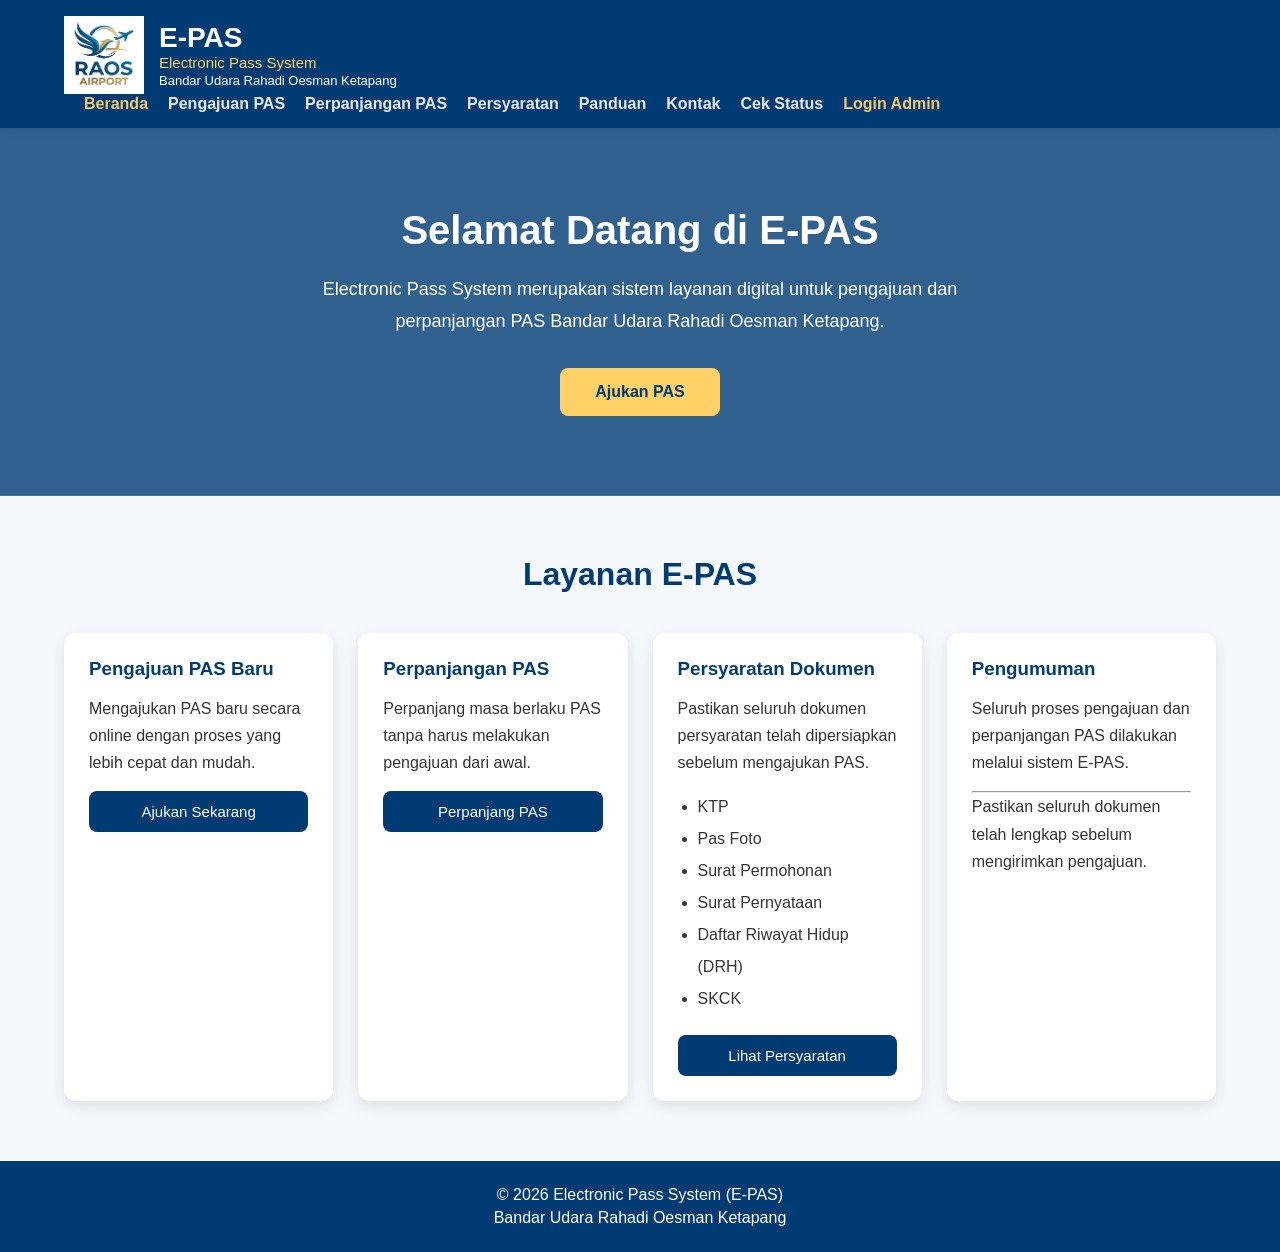
<file: index.html>
<!DOCTYPE html>
<html lang="id">

<head>
    <meta charset="UTF-8">
    <meta name="viewport" content="width=device-width, initial-scale=1.0">

    <title>E-PAS | Electronic Pass System</title>

    <!-- CSS -->
    <link rel="stylesheet" href="style.css?v=100">
</head>

<body>

    <!-- ================= HEADER ================= -->

    <header>

        <div class="container">

            <!-- LOGO + IDENTITAS -->
            <div class="logo">

                <img
                    src="IMG_20260827_091113.jpg"
                    alt="Logo Bandar Udara Rahadi Oesman Ketapang"
                    class="logo-img"
                >

                <div class="judul">

                    <h1>E-PAS</h1>

                    <p>
                        Electronic Pass System
                    </p>

                    <span>
                        Bandar Udara Rahadi Oesman Ketapang
                    </span>

                </div>

            </div>


            <!-- ================= NAVIGATION ================= -->

            <nav>

                <ul>

                    <li>
                        <a href="index.html" class="active">
                            Beranda
                        </a>
                    </li>

                    <li>
                        <a href="pengajuan.html">
                            Pengajuan PAS
                        </a>
                    </li>

                    <li>
                        <a href="perpanjangan.html">
                            Perpanjangan PAS
                        </a>
                    </li>

                    <li>
                        <a href="persyaratan.html">
                            Persyaratan
                        </a>
                    </li>

                    <li>
                        <a href="panduan.html">
                            Panduan
                        </a>
                    </li>

                    <li>
                        <a href="kontak.html">
                            Kontak
                        </a>
                    </li>

                    <li>
                        <a href="status.html">
                            Cek Status
                        </a>
                    </li>

                    <li>
                        <a
                            href="login.html"
                            class="login-admin"
                        >
                            Login Admin
                        </a>
                    </li>

                </ul>

            </nav>

        </div>

    </header>


    <!-- ================= HERO ================= -->

    <section class="hero">

        <div class="hero-text">

            <h2>
                Selamat Datang di E-PAS
            </h2>

            <p>
                Electronic Pass System merupakan sistem layanan digital
                untuk pengajuan dan perpanjangan PAS Bandar Udara
                Rahadi Oesman Ketapang.
            </p>

            <a
                href="pengajuan.html"
                class="hero-link"
            >
                <button type="button">
                    Ajukan PAS
                </button>
            </a>

        </div>

    </section>


    <!-- ================= LAYANAN ================= -->

    <section class="layanan">

        <h2>
            Layanan E-PAS
        </h2>


        <div class="cards">


            <!-- ================= CARD 1 ================= -->

            <div class="card">

                <h3>
                    Pengajuan PAS Baru
                </h3>

                <p>
                    Mengajukan PAS baru secara online dengan proses
                    yang lebih cepat dan mudah.
                </p>

                <a href="pengajuan.html">

                    <button type="button">
                        Ajukan Sekarang
                    </button>

                </a>

            </div>


            <!-- ================= CARD 2 ================= -->

            <div class="card">

                <h3>
                    Perpanjangan PAS
                </h3>

                <p>
                    Perpanjang masa berlaku PAS tanpa harus
                    melakukan pengajuan dari awal.
                </p>

                <a href="perpanjangan.html">

                    <button type="button">
                        Perpanjang PAS
                    </button>

                </a>

            </div>


            <!-- ================= CARD 3 ================= -->

            <div class="card">

                <h3>
                    Persyaratan Dokumen
                </h3>

                <p>
                    Pastikan seluruh dokumen persyaratan telah
                    dipersiapkan sebelum mengajukan PAS.
                </p>

                <ul>

                    <li>KTP</li>

                    <li>Pas Foto</li>

                    <li>Surat Permohonan</li>

                    <li>Surat Pernyataan</li>

                    <li>
                        Daftar Riwayat Hidup (DRH)
                    </li>

                    <li>SKCK</li>

                </ul>

                <a href="persyaratan.html">

                    <button type="button">
                        Lihat Persyaratan
                    </button>

                </a>

            </div>


            <!-- ================= CARD 4 ================= -->

            <div class="card">

                <h3>
                    Pengumuman
                </h3>

                <p>
                    Seluruh proses pengajuan dan perpanjangan PAS
                    dilakukan melalui sistem E-PAS.
                </p>

                <hr>

                <p>
                    Pastikan seluruh dokumen telah lengkap sebelum
                    mengirimkan pengajuan.
                </p>

            </div>

        </div>

    </section>


    <!-- ================= FOOTER ================= -->

    <footer>

        <p>
            © 2026 Electronic Pass System (E-PAS)
        </p>

        <p>
            Bandar Udara Rahadi Oesman Ketapang
        </p>

    </footer>


    <!-- JAVASCRIPT -->
    <script src="script.js"></script>

</body>

</html>
</file>
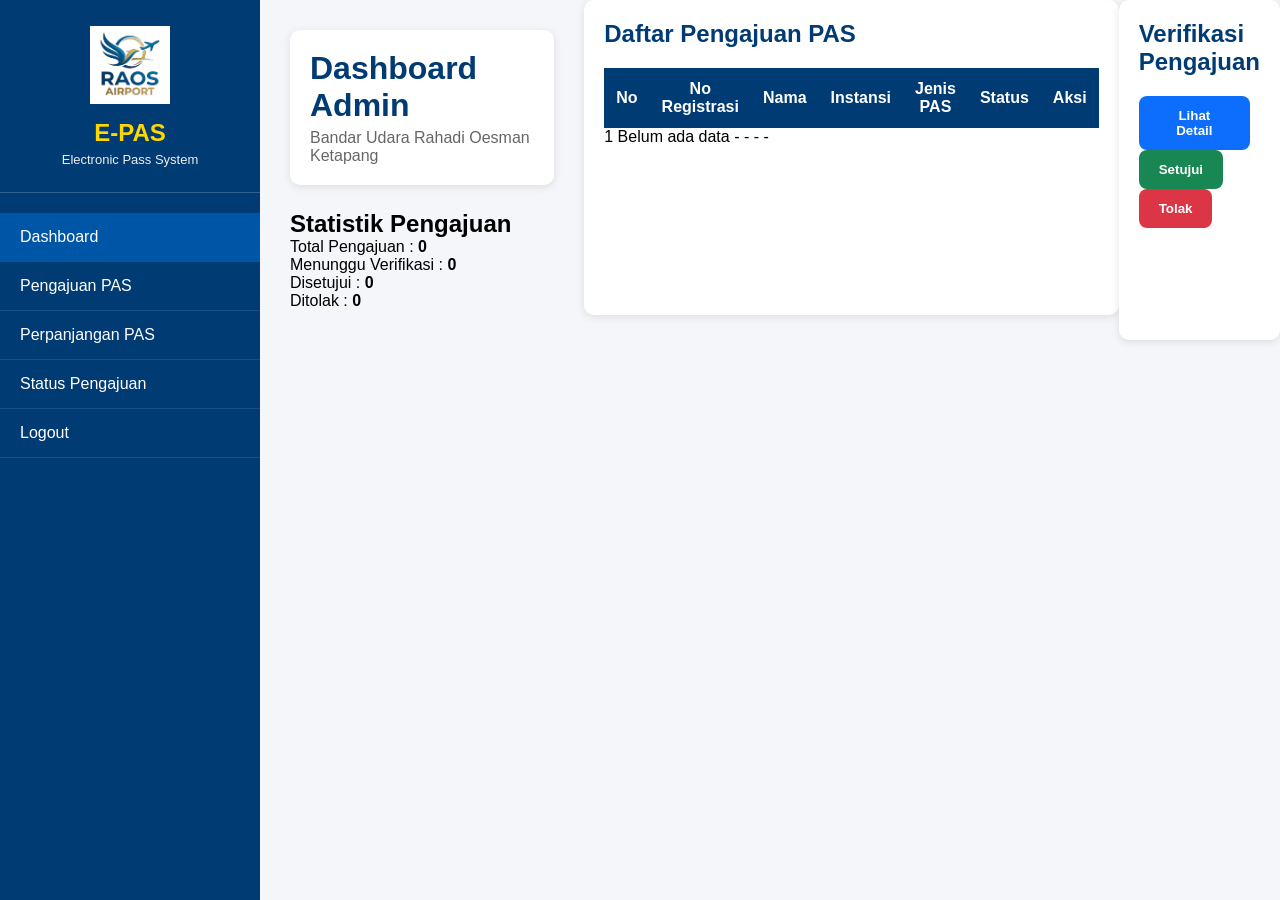
<file: admin.html>
<!DOCTYPE html>
<html lang="id">

<head>

<meta charset="UTF-8">
<meta name="viewport" content="width=device-width, initial-scale=1.0">

<title>Dashboard Admin | E-PAS</title>

<link rel="stylesheet" href="admin.css">

</head>

<body>

<div class="sidebar">

<div class="logo">

<img src="IMG_20260827_091113.jpg" alt="Logo Bandara">

<h2>E-PAS</h2>

<p>Electronic Pass System</p>

</div>

<ul>

<li><a href="admin.html" class="active">Dashboard</a></li>

<li><a href="pengajuan.html">Pengajuan PAS</a></li>

<li><a href="perpanjangan.html">Perpanjangan PAS</a></li>

<li><a href="status.html">Status Pengajuan</a></li>

<li><a href="index.html">Logout</a></li>

</ul>

</div>

<div class="main">

<div class="header">

<h1>Dashboard Admin</h1>

<p>Bandar Udara Rahadi Oesman Ketapang</p>

</div>

<div class="card">

<h2>Statistik Pengajuan</h2>

<p>
Total Pengajuan :
<b id="totalPengajuan">0</b>
</p>

<p>
Menunggu Verifikasi :
<b id="totalMenunggu">0</b>
</p>

<p>
Disetujui :
<b id="totalDisetujui">0</b>
</p>

<p>
Ditolak :
<b id="totalDitolak">0</b>
</p>

</div>

</div>

<div class="tabel">

<h2>Daftar Pengajuan PAS</h2>

<table>

<thead>

<tr>

<th>No</th>

<th>No Registrasi</th>

<th>Nama</th>

<th>Instansi</th>

<th>Jenis PAS</th>

<th>Status</th>

<th>Aksi</th>

</tr>

</thead>

<tbody id="dataPengajuan">

</tbody>

</table>

<td>1</td>

<td>Belum ada data</td>

<td>-</td>

<td>-</td>

<td>-</td>

<td>-</td>

</tr>

</tbody>

</table>

</div>

<div class="aksi">

<h2>Verifikasi Pengajuan</h2>

<button class="btn-detail" onclick="detailPengajuan()">

Lihat Detail

</button>

<button class="btn-setuju" onclick="setujuiPengajuan()">

Setujui

</button>

<button class="btn-tolak" onclick="tolakPengajuan()">

Tolak

</button>

</div>

</div>

<script src="admin.js"></script>

</body>

</html>
</file>
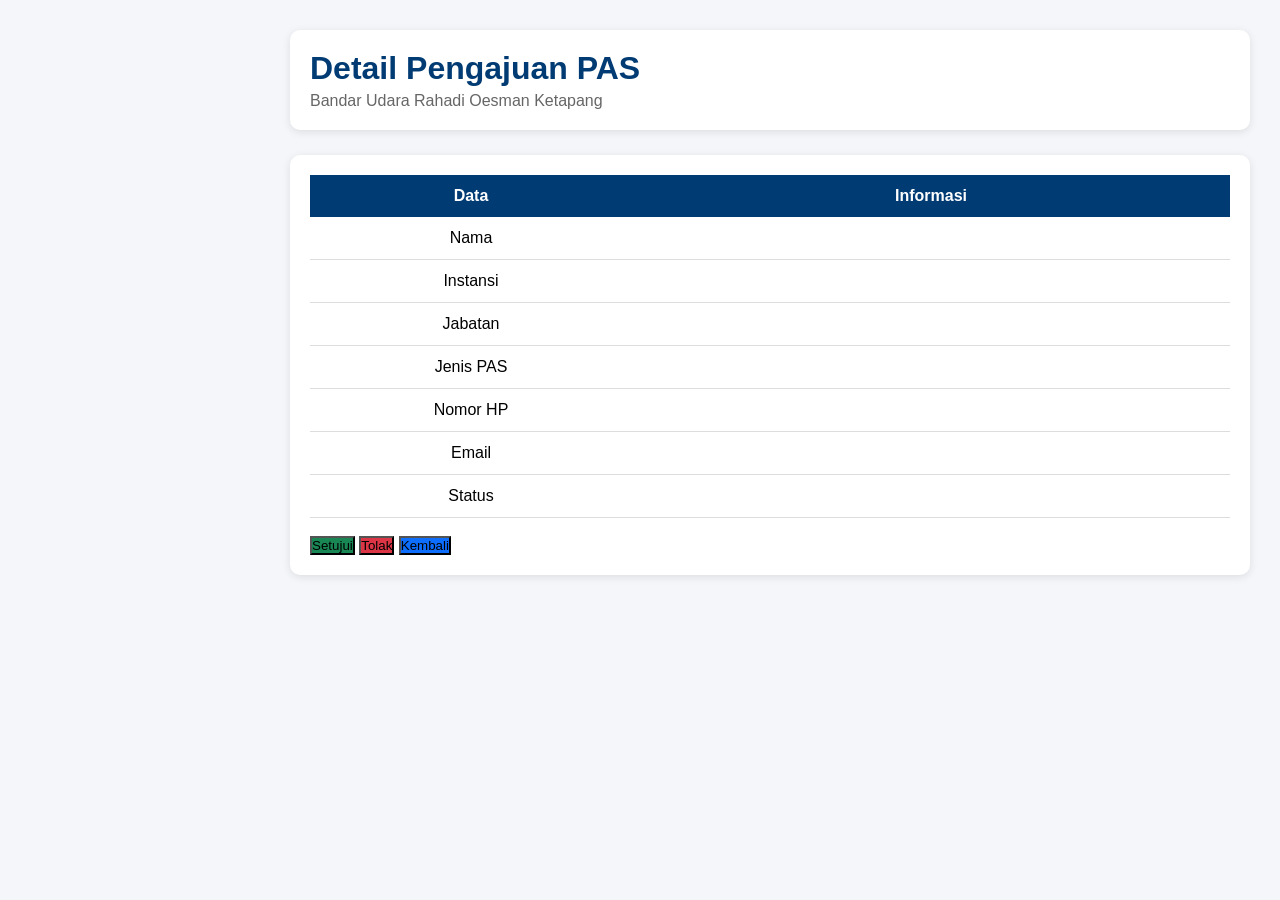
<file: detail_admin.html>
<!DOCTYPE html>
<html lang="id">

<head>

<meta charset="UTF-8">

<meta name="viewport" content="width=device-width, initial-scale=1.0">

<title>Detail Pengajuan | E-PAS</title>

<link rel="stylesheet" href="admin.css">

</head>

<body>

<div class="main">

<div class="header">

<h1>Detail Pengajuan PAS</h1>

<p>Bandar Udara Rahadi Oesman Ketapang</p>

</div>

<div class="tabel">

<table>

<tr>

<th width="35%">Data</th>

<th>Informasi</th>

</tr>

<tr>

<td>Nama</td>

<td id="nama"></td>

</tr>

<tr>

<td>Instansi</td>

<td id="instansi"></td>

</tr>

<tr>

<td>Jabatan</td>

<td id="jabatan"></td>

</tr>

<tr>

<td>Jenis PAS</td>

<td id="jenisPas"></td>

</tr>

<tr>

<td>Nomor HP</td>

<td id="telepon"></td>

</tr>

<tr>

<td>Email</td>

<td id="email"></td>

</tr>

<tr>

<td>Status</td>

<td id="status"></td>

</tr>

</table>

<br>

<button class="btn-setuju" onclick="setujui()">

Setujui

</button>

<button class="btn-tolak" onclick="tolak()">

Tolak

</button>

<a href="admin.html">

<button class="btn-detail">

Kembali

</button>

</a>

</div>

</div>

<script>

let data = JSON.parse(localStorage.getItem("detailPAS"));

let index = localStorage.getItem("indexPAS");

if(data){

document.getElementById("nama").innerHTML = data.nama;

document.getElementById("instansi").innerHTML = data.instansi;

document.getElementById("jabatan").innerHTML = data.jabatan;

document.getElementById("jenisPas").innerHTML = data.jenisPas;

document.getElementById("telepon").innerHTML = data.telepon;

document.getElementById("email").innerHTML = data.email;

document.getElementById("status").innerHTML = data.status;

}

function setujui(){

let daftar = JSON.parse(localStorage.getItem("daftarPAS"));

daftar[index].status = "Disetujui";

localStorage.setItem("daftarPAS",JSON.stringify(daftar));

alert("Pengajuan berhasil disetujui.");

window.location.href="admin.html";

}

function tolak(){

let daftar = JSON.parse(localStorage.getItem("daftarPAS"));

daftar[index].status = "Ditolak";

localStorage.setItem("daftarPAS",JSON.stringify(daftar));

alert("Pengajuan berhasil ditolak.");

window.location.href="admin.html";

}

</script>

</body>

</html>
</file>
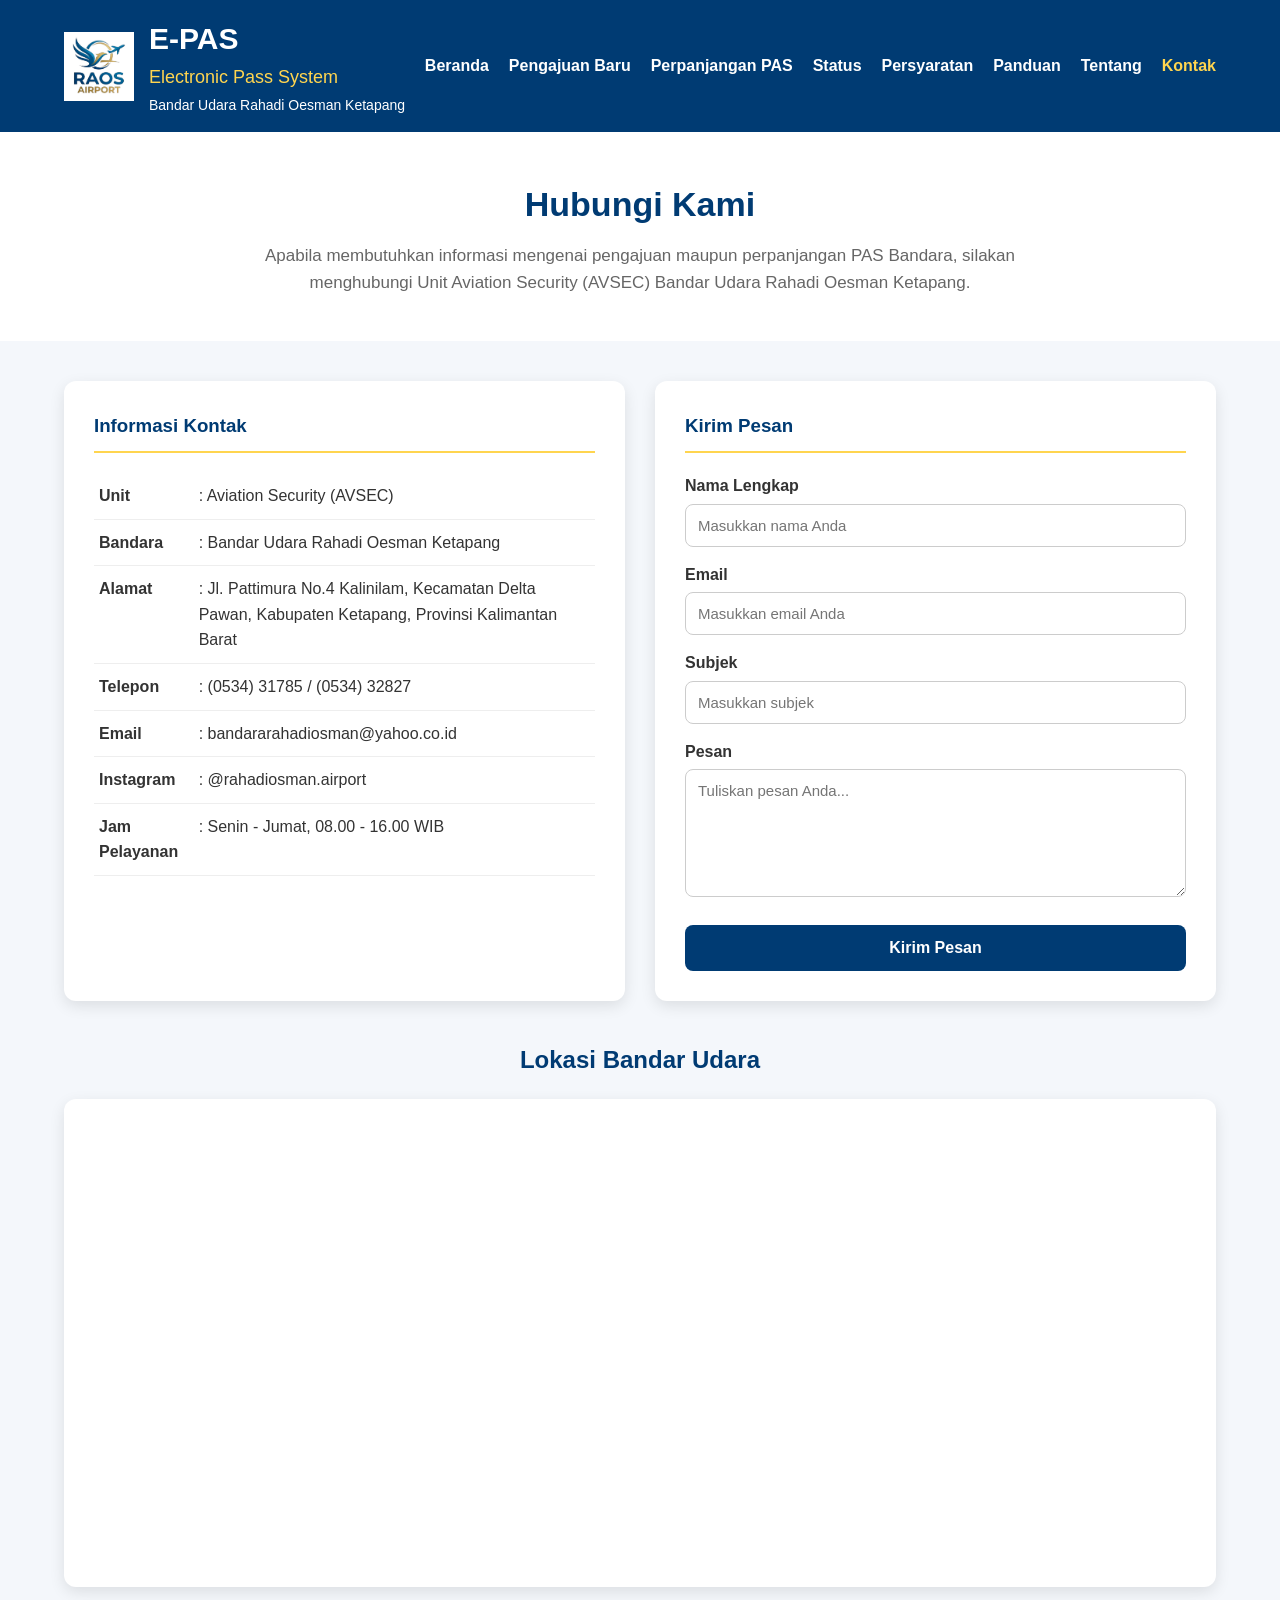
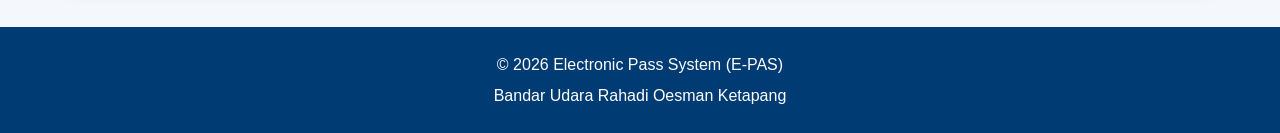
<file: kontak.html>
<!DOCTYPE html>
<html lang="id">

<head>

<meta charset="UTF-8">
<meta name="viewport" content="width=device-width, initial-scale=1.0">

<title>Kontak | E-PAS</title>

<link rel="stylesheet" href="kontak.css">

</head>

<body>

<header>

<div class="container">

<div class="logo">

<img src="IMG_20260827_091113.jpg" alt="Logo E-PAS" class="logo-img">

<div class="judul">

<h1>E-PAS</h1>

<p>Electronic Pass System</p>

<span>Bandar Udara Rahadi Oesman Ketapang</span>

</div>

</div>

<nav>

<ul>

<li><a href="index.html">Beranda</a></li>
<li><a href="pengajuan.html">Pengajuan Baru</a></li>
<li><a href="perpanjangan.html">Perpanjangan PAS</a></li>
<li><a href="status.html">Status</a></li>
<li><a href="persyaratan.html">Persyaratan</a></li>
<li><a href="panduan.html">Panduan</a></li>
<li><a href="tentang.html">Tentang</a></li>
<li><a href="kontak.html" class="active">Kontak</a></li>

</ul>

</nav>

</div>

</header>

<section class="hero">

<h2>Hubungi Kami</h2>

<p>

Apabila membutuhkan informasi mengenai pengajuan maupun perpanjangan PAS Bandara, silakan menghubungi Unit Aviation Security (AVSEC) Bandar Udara Rahadi Oesman Ketapang.

</p>

</section>

<section class="kontak">

<div class="info">

<h3>Informasi Kontak</h3>

<table>

<tr>
<td><strong>Unit</strong></td>
<td>: Aviation Security (AVSEC)</td>
</tr>

<tr>
<td><strong>Bandara</strong></td>
<td>: Bandar Udara Rahadi Oesman Ketapang</td>
</tr>

<tr>
<td><strong>Alamat</strong></td>
<td>: Jl. Pattimura No.4 Kalinilam, Kecamatan Delta Pawan, Kabupaten Ketapang, Provinsi Kalimantan Barat</td>
</tr>

<tr>
<td><strong>Telepon</strong></td>
<td>: (0534) 31785 / (0534) 32827</td>
</tr>

<tr>
<td><strong>Email</strong></td>
<td>: bandararahadiosman@yahoo.co.id</td>
</tr>

<tr>
<td><strong>Instagram</strong></td>
<td>: @rahadiosman.airport</td>
</tr>

<tr>
<td><strong>Jam Pelayanan</strong></td>
<td>: Senin - Jumat, 08.00 - 16.00 WIB</td>
</tr>

</table>

</div>

<div class="form">

<h3>Kirim Pesan</h3>

<form>

<label>Nama Lengkap</label>

<input type="text" placeholder="Masukkan nama Anda" required>

<label>Email</label>

<input type="email" placeholder="Masukkan email Anda" required>

<label>Subjek</label>

<input type="text" placeholder="Masukkan subjek" required>

<label>Pesan</label>

<textarea rows="6" placeholder="Tuliskan pesan Anda..." required></textarea>

<button type="submit">

Kirim Pesan

</button>

</form>

</div>

</section>

<section class="lokasi">

<h2>Lokasi Bandar Udara</h2>

<div class="map">

<iframe
src="https://www.google.com/maps?q=Bandar%20Udara%20Rahadi%20Oesman%20Ketapang&output=embed"
width="100%"
height="450"
style="border:0;"
allowfullscreen=""
loading="lazy">
</iframe>

</div>

</section>

<footer>

<p>
© 2026 Electronic Pass System (E-PAS)
</p>

<p>
Bandar Udara Rahadi Oesman Ketapang
</p>

</footer>

</body>

</html>
</file>
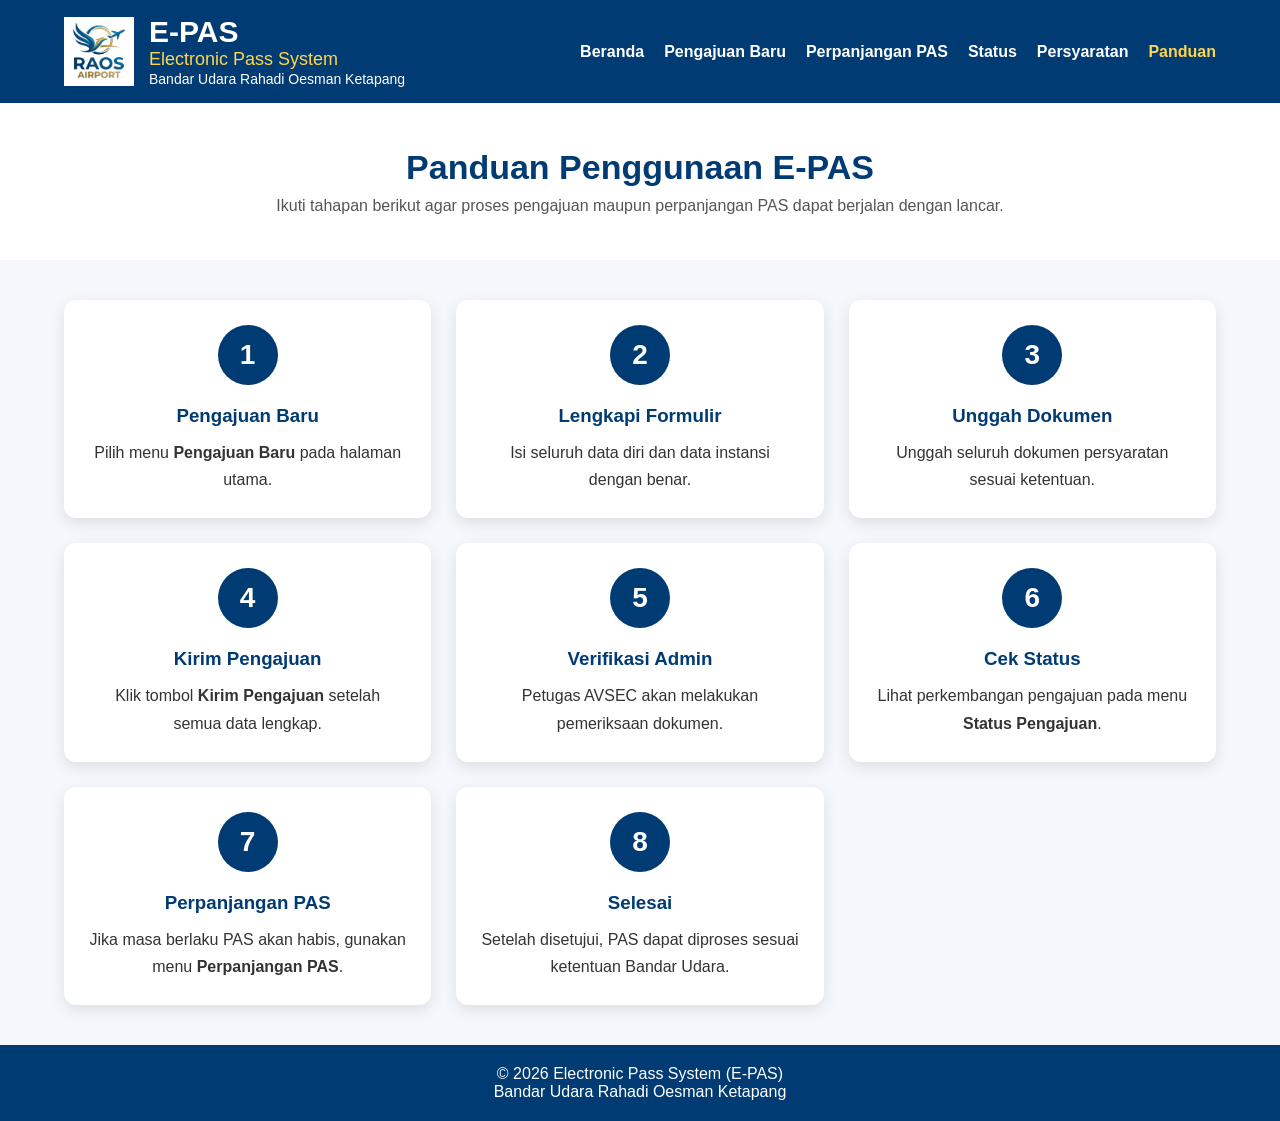
<file: panduan.html>
<!DOCTYPE html>
<html lang="id">

<head>

<meta charset="UTF-8">
<meta name="viewport" content="width=device-width, initial-scale=1.0">

<title>Panduan Penggunaan | E-PAS</title>

<link rel="stylesheet" href="panduan.css">

</head>

<body>

<header>

<div class="container">

<div class="logo">

<img src="IMG_20260827_091113.jpg" class="logo-img" alt="Logo">

<div class="judul">

<h1>E-PAS</h1>

<p>Electronic Pass System</p>

<span>Bandar Udara Rahadi Oesman Ketapang</span>

</div>

</div>

<nav>

<ul>

<li><a href="index.html">Beranda</a></li>

<li><a href="pengajuan.html">Pengajuan Baru</a></li>

<li><a href="perpanjangan.html">Perpanjangan PAS</a></li>

<li><a href="status.html">Status</a></li>

<li><a href="persyaratan.html">Persyaratan</a></li>

<li><a href="panduan.html" class="active">Panduan</a></li>

</ul>

</nav>

</div>

</header>

<section class="hero">

<h2>Panduan Penggunaan E-PAS</h2>

<p>

Ikuti tahapan berikut agar proses pengajuan maupun perpanjangan PAS dapat berjalan dengan lancar.

</p>

</section>

<section class="panduan">

<div class="step">

<div class="nomor">1</div>

<h3>Pengajuan Baru</h3>

<p>Pilih menu <b>Pengajuan Baru</b> pada halaman utama.</p>

</div>

<div class="step">

<div class="nomor">2</div>

<h3>Lengkapi Formulir</h3>

<p>Isi seluruh data diri dan data instansi dengan benar.</p>

</div>

<div class="step">

<div class="nomor">3</div>

<h3>Unggah Dokumen</h3>

<p>Unggah seluruh dokumen persyaratan sesuai ketentuan.</p>

</div>

<div class="step">

<div class="nomor">4</div>

<h3>Kirim Pengajuan</h3>

<p>Klik tombol <b>Kirim Pengajuan</b> setelah semua data lengkap.</p>

</div>

<div class="step">

<div class="nomor">5</div>

<h3>Verifikasi Admin</h3>

<p>Petugas AVSEC akan melakukan pemeriksaan dokumen.</p>

</div>

<div class="step">

<div class="nomor">6</div>

<h3>Cek Status</h3>

<p>Lihat perkembangan pengajuan pada menu <b>Status Pengajuan</b>.</p>

</div>

<div class="step">

<div class="nomor">7</div>

<h3>Perpanjangan PAS</h3>

<p>Jika masa berlaku PAS akan habis, gunakan menu <b>Perpanjangan PAS</b>.</p>

</div>

<div class="step">

<div class="nomor">8</div>

<h3>Selesai</h3>

<p>Setelah disetujui, PAS dapat diproses sesuai ketentuan Bandar Udara.</p>

</div>

</section>

<footer>

<p>

© 2026 Electronic Pass System (E-PAS)

</p>

<p>

Bandar Udara Rahadi Oesman Ketapang

</p>

</footer>

</body>

</html>
</file>
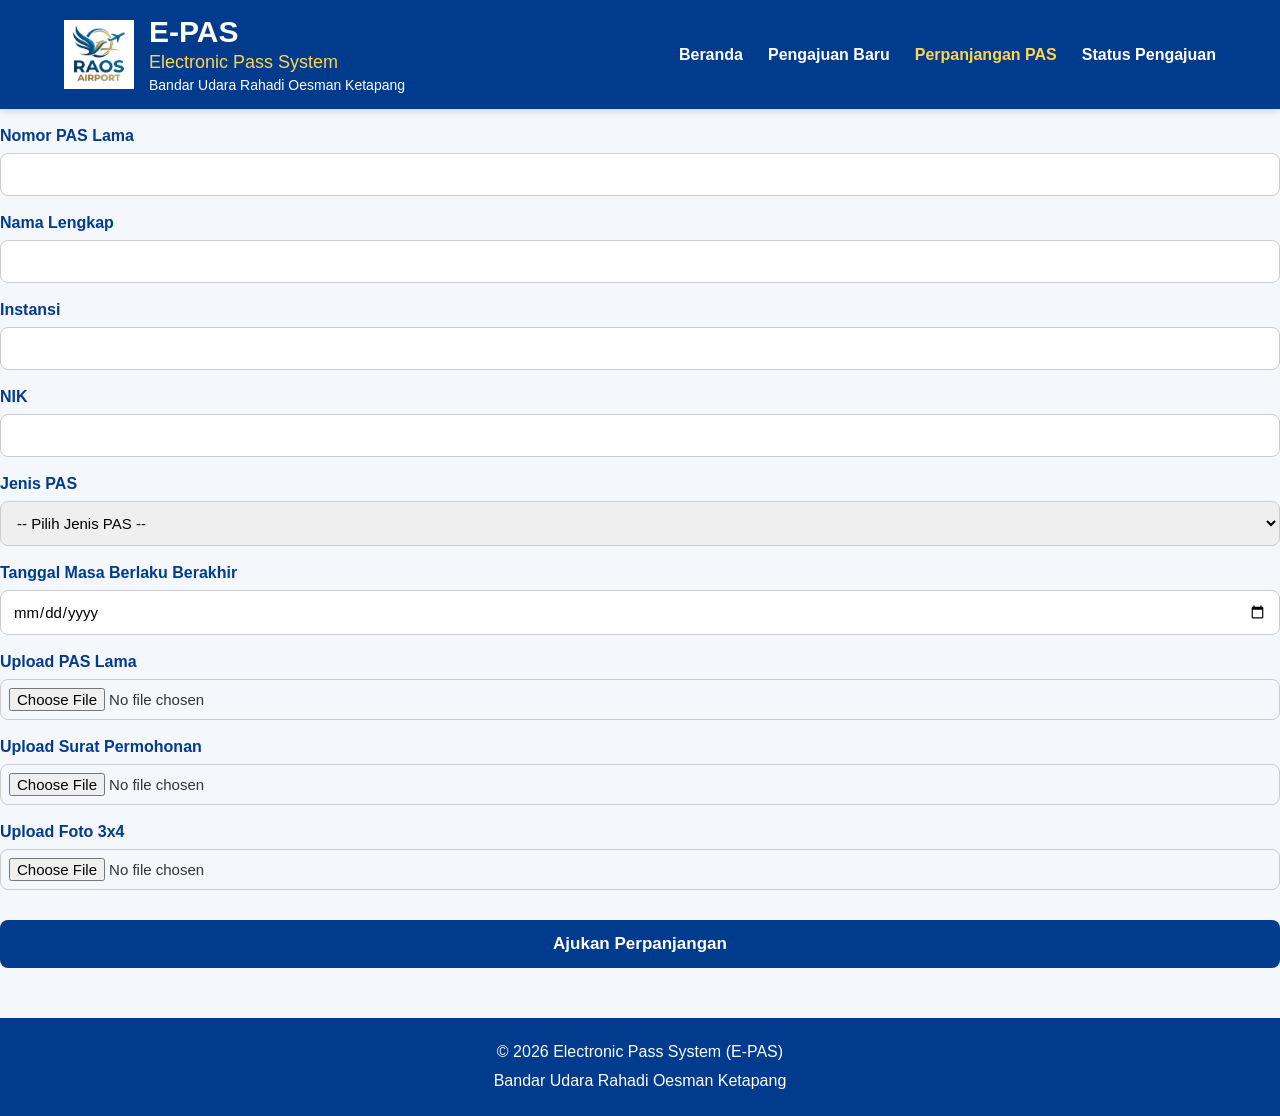
<file: perpanjangan.html>
<!DOCTYPE html>

<head>

<meta charset="UTF-8">
<meta name="viewport" content="width=device-width, initial-scale=1.0">

<title>Perpanjangan PAS | E-PAS</title>

<link rel="stylesheet" href="perpanjangan.css">

</head>

<header>

<div class="container">

<div class="logo">

<img src="IMG_20260827_091113.jpg" alt="Logo RAOS" class="logo-img">

<div class="judul">

<h1>E-PAS</h1>

<p>Electronic Pass System</p>

<span>Bandar Udara Rahadi Oesman Ketapang</span>

</div>

</div>

<nav>

<ul>

<li><a href="index.html">Beranda</a></li>

<li><a href="pengajuan.html">Pengajuan Baru</a></li>

<li><a href="perpanjangan.html" class="active">Perpanjangan PAS</a></li>

<li><a href="status.html">Status Pengajuan</a></li>

</ul>

</nav>

</div>

</header>


<form id="formPerpanjangan">

    <label>Nomor PAS Lama</label>
    <input type="text" id="noPas" required>

    <label>Nama Lengkap</label>
    <input type="text" id="nama" required>

    <label>Instansi</label>
    <input type="text" id="instansi" required>

    <label>NIK</label>
    <input type="text" id="nik" required>

    <label>Jenis PAS</label>
    <select id="jenisPas" required>
        <option value="">-- Pilih Jenis PAS --</option>
        <option value="Tahunan">Tahunan</option>
        <option value="Bulanan">Bulanan</option>
        <option value="Mingguan">Mingguan</option>
    </select>

    <label>Tanggal Masa Berlaku Berakhir</label>
    <input type="date" id="expired" required>

    <label>Upload PAS Lama</label>
    <input type="file" id="pasLama" required>

    <label>Upload Surat Permohonan</label>
    <input type="file" id="surat" required>

    <label>Upload Foto 3x4</label>
    <input type="file" id="foto" required>

    <button type="submit" id="btnKirim">
        Ajukan Perpanjangan
    </button>

    <!-- PESAN SUKSES / GAGAL -->
    <div id="pesanStatus"></div>

</form>

</div>

</section>

<footer>
    <p>© 2026 Electronic Pass System (E-PAS)</p>
    <p>Bandar Udara Rahadi Oesman Ketapang</p>
</footer>

<script src="perpanjangan.js"></script>

</body>
</html>
</file>
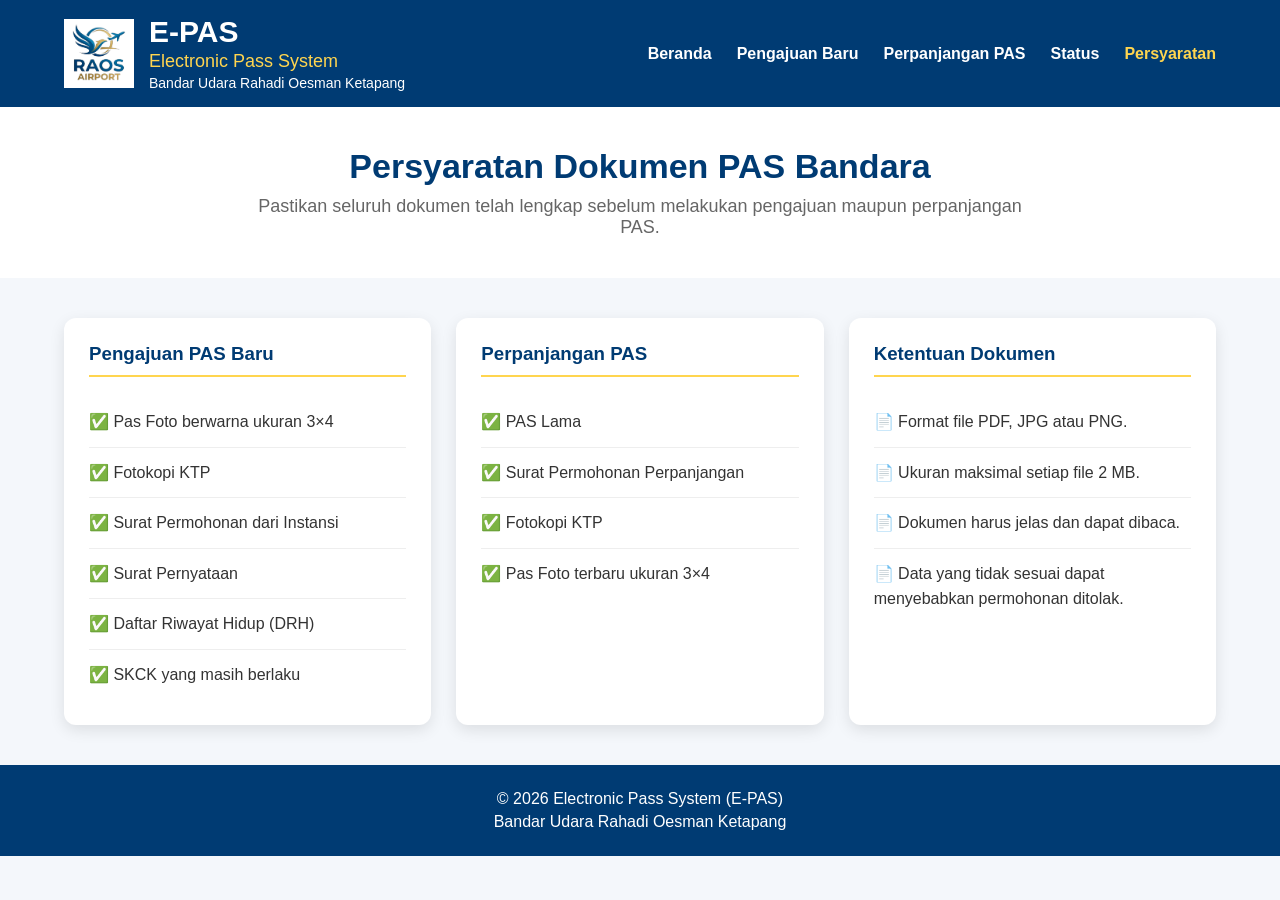
<file: persyaratan.html>
<!DOCTYPE html>
<html lang="id">

<head>

<meta charset="UTF-8">
<meta name="viewport" content="width=device-width, initial-scale=1.0">

<title>Persyaratan Dokumen | E-PAS</title>

<link rel="stylesheet" href="persyaratan.css">

</head>

<body>

<header>

<div class="container">

<div class="logo">

<img src="IMG_20260827_091113.jpg" class="logo-img" alt="Logo">

<div class="judul">

<h1>E-PAS</h1>

<p>Electronic Pass System</p>

<span>Bandar Udara Rahadi Oesman Ketapang</span>

</div>

</div>

<nav>

<ul>

<li><a href="index.html">Beranda</a></li>

<li><a href="pengajuan.html">Pengajuan Baru</a></li>

<li><a href="perpanjangan.html">Perpanjangan PAS</a></li>

<li><a href="status.html">Status</a></li>

<li><a href="persyaratan.html" class="active">Persyaratan</a></li>

</ul>

</nav>

</div>

</header>

<section class="hero">

<h2>Persyaratan Dokumen PAS Bandara</h2>

<p>

Pastikan seluruh dokumen telah lengkap sebelum melakukan pengajuan maupun perpanjangan PAS.

</p>

</section>

<section class="persyaratan">

<div class="card">

<h3>Pengajuan PAS Baru</h3>

<ul>

<li>✅ Pas Foto berwarna ukuran 3×4</li>

<li>✅ Fotokopi KTP</li>

<li>✅ Surat Permohonan dari Instansi</li>

<li>✅ Surat Pernyataan</li>

<li>✅ Daftar Riwayat Hidup (DRH)</li>

<li>✅ SKCK yang masih berlaku</li>

</ul>

</div>

<div class="card">

<h3>Perpanjangan PAS</h3>

<ul>

<li>✅ PAS Lama</li>

<li>✅ Surat Permohonan Perpanjangan</li>

<li>✅ Fotokopi KTP</li>

<li>✅ Pas Foto terbaru ukuran 3×4</li>

</ul>

</div>

<div class="card">

<h3>Ketentuan Dokumen</h3>

<ul>

<li>📄 Format file PDF, JPG atau PNG.</li>

<li>📄 Ukuran maksimal setiap file 2 MB.</li>

<li>📄 Dokumen harus jelas dan dapat dibaca.</li>

<li>📄 Data yang tidak sesuai dapat menyebabkan permohonan ditolak.</li>

</ul>

</div>

</section>

<footer>

<p>

© 2026 Electronic Pass System (E-PAS)

</p>

<p>

Bandar Udara Rahadi Oesman Ketapang

</p>

</footer>

<script src="script.js"></script>

</body>

</html>
</file>
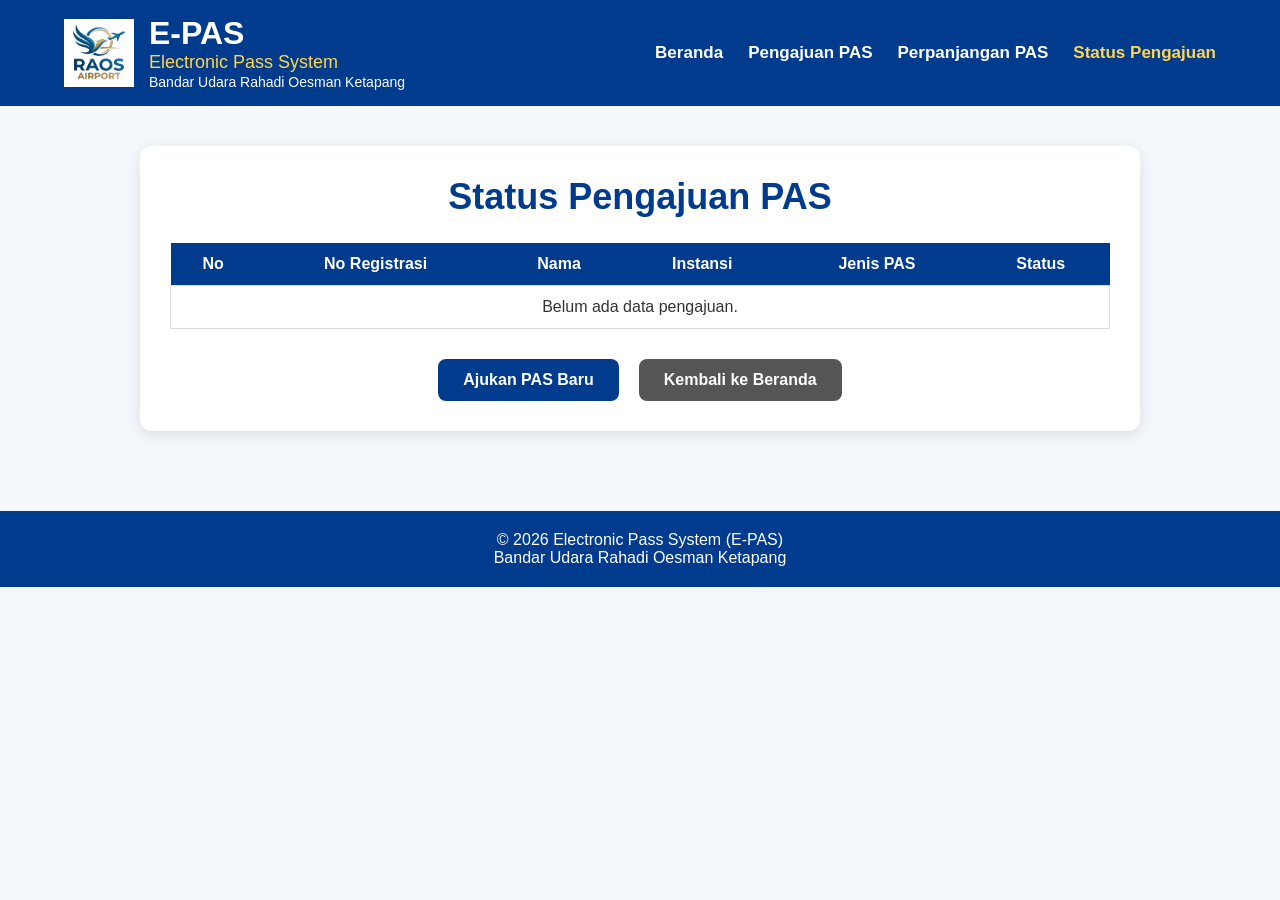
<file: status.html>
<!DOCTYPE html>
<html lang="id">

<head>

<meta charset="UTF-8">
<meta name="viewport" content="width=device-width, initial-scale=1.0">

<title>Status Pengajuan | E-PAS</title>

<link rel="stylesheet" href="status.css">

</head>

<body>

<header>

<div class="container">

<div class="logo">

<img src="IMG_20260827_091113.jpg" alt="Logo RAOS" class="logo-img">

<div class="judul">

<h1>E-PAS</h1>

<p>Electronic Pass System</p>

<span>Bandar Udara Rahadi Oesman Ketapang</span>

</div>

</div>

<nav>

<ul>

<li><a href="index.html">Beranda</a></li>

<li><a href="pengajuan.html">Pengajuan PAS</a></li>

<li><a href="perpanjangan.html">Perpanjangan PAS</a></li>

<li><a href="status.html" class="active">Status Pengajuan</a></li>

</ul>

</nav>

</div>

</header>

<main>

<section class="status-box">

<h2>Status Pengajuan PAS</h2>

<table>

<thead>

<tr>

<th>No</th>

<th>No Registrasi</th>

<th>Nama</th>

<th>Instansi</th>

<th>Jenis PAS</th>

<th>Status</th>

</tr>

</thead>

<tbody id="statusBody">

</tbody>

<tr>

</td>

</tr>

</tbody>

</table>

<div class="button-group">

<a href="pengajuan.html" class="btn">

Ajukan PAS Baru

</a>

<a href="index.html" class="btn secondary">

Kembali ke Beranda

</a>

</div>

</section>

</main>

<footer>

<p>

© 2026 Electronic Pass System (E-PAS)

</p>

<p>

Bandar Udara Rahadi Oesman Ketapang

</p>

</footer>

<script src="status.js"></script>

</body>
</html>
</file>
<file: admin.css>
/* ======================================
   ADMIN.CSS
   E-PAS BANDAR UDARA
====================================== */

*{
    margin:0;
    padding:0;
    box-sizing:border-box;
    font-family:Arial, Helvetica, sans-serif;
}

body{
    background:#f4f6f9;
    display:flex;
}

/* ================= SIDEBAR ================= */

.sidebar{
    width:260px;
    min-height:100vh;
    background:#003B73;
    color:#fff;
    position:fixed;
    left:0;
    top:0;
    overflow:auto;
}

.logo{
    text-align:center;
    padding:25px 15px;
    border-bottom:1px solid rgba(255,255,255,0.2);
}

.logo img{
    width:80px;
    height:80px;
    object-fit:contain;
    margin-bottom:10px;
}

.logo h2{
    margin-bottom:5px;
    color:#FFD700;
}

.logo p{
    font-size:13px;
    color:#eee;
}

.sidebar ul{
    list-style:none;
    margin-top:20px;
}

.sidebar ul li{
    border-bottom:1px solid rgba(255,255,255,.1);
}

.sidebar ul li a{
    display:block;
    padding:15px 20px;
    color:white;
    text-decoration:none;
    transition:.3s;
}

.sidebar ul li a:hover,
.sidebar ul li a.active{
    background:#0056A6;
}

/* ================= MAIN ================= */

.main{
    margin-left:260px;
    width:calc(100% - 260px);
    padding:30px;
}

/* ================= HEADER ================= */

.header{
    background:white;
    padding:20px;
    border-radius:10px;
    box-shadow:0 2px 8px rgba(0,0,0,.1);
    margin-bottom:25px;
}

.header h1{
    color:#003B73;
    margin-bottom:5px;
}

.header p{
    color:#666;
}

/* ================= STATISTIK ================= */

.statistik{
    display:grid;
    grid-template-columns:repeat(auto-fit,minmax(220px,1fr));
    gap:20px;
    margin-bottom:30px;
}

.box{
    background:white;
    padding:25px;
    border-radius:10px;
    text-align:center;
    box-shadow:0 2px 8px rgba(0,0,0,.1);
    transition:.3s;
}

.box:hover{
    transform:translateY(-5px);
}

.box h3{
    color:#555;
    margin-bottom:10px;
}

.box h2{
    color:#003B73;
    font-size:34px;
}

/* ================= TABEL ================= */

.tabel{
    background:white;
    padding:20px;
    border-radius:10px;
    box-shadow:0 2px 8px rgba(0,0,0,.1);
    margin-bottom:25px;
}

.tabel h2{
    color:#003B73;
    margin-bottom:20px;
}

table{
    width:100%;
    border-collapse:collapse;
}

table th{
    background:#003B73;
    color:white;
    padding:12px;
}

table td{
    padding:12px;
    border-bottom:1px solid #ddd;
    text-align:center;
}

table tr:hover{
    background:#f5f5f5;
}

/* ================= AKSI ================= */

.aksi{
    background:white;
    padding:20px;
    border-radius:10px;
    box-shadow:0 2px 8px rgba(0,0,0,.1);
}

.aksi h2{
    color:#003B73;
    margin-bottom:20px;
}

.aksi button{
    padding:12px 20px;
    border:none;
    border-radius:8px;
    cursor:pointer;
    color:white;
    font-weight:bold;
    margin-right:10px;
    transition:.3s;
}

.btn-detail{
    background:#0d6efd;
}

.btn-detail:hover{
    background:#0b5ed7;
}

.btn-setuju{
    background:#198754;
}

.btn-setuju:hover{
    background:#157347;
}

.btn-tolak{
    background:#dc3545;
}

.btn-tolak:hover{
    background:#bb2d3b;
}

/* ================= RESPONSIVE ================= */

@media(max-width:900px){

body{
    display:block;
}

.sidebar{
    position:relative;
    width:100%;
    min-height:auto;
}

.main{
    margin-left:0;
    width:100%;
    padding:15px;
}

.statistik{
    grid-template-columns:1fr;
}

table{
    display:block;
    overflow-x:auto;
}

.aksi button{
    width:100%;
    margin-bottom:10px;
}
}
</file>
<file: kontak.css>
/* ======================================
   KONTAK.CSS
   E-PAS BANDAR UDARA
====================================== */

/* RESET */

*{
    margin:0;
    padding:0;
    box-sizing:border-box;
    font-family:Arial, Helvetica, sans-serif;
}

body{
    background:#f4f7fb;
    color:#333;
    line-height:1.6;
}

/* HEADER */

header{
    background:#003B73;
    padding:15px 0;
    box-shadow:0 2px 10px rgba(0,0,0,.15);
}

.container{
    width:90%;
    max-width:1200px;
    margin:auto;

    display:flex;
    justify-content:space-between;
    align-items:center;
    flex-wrap:wrap;
}

/* LOGO */

.logo{
    display:flex;
    align-items:center;
}

.logo-img{
    width:70px;
    height:70px;
    margin-right:15px;
    object-fit:contain;
}

.judul h1{
    color:#fff;
    font-size:30px;
}

.judul p{
    color:#FFD54F;
    font-size:18px;
}

.judul span{
    color:#fff;
    font-size:14px;
}

/* MENU */

nav ul{
    display:flex;
    list-style:none;
    gap:20px;
}

nav ul li a{
    color:white;
    text-decoration:none;
    font-weight:bold;
    transition:.3s;
}

nav ul li a:hover,
nav ul li a.active{
    color:#FFD54F;
}

/* HERO */

.hero{
    background:white;
    text-align:center;
    padding:45px 20px;
}

.hero h2{
    color:#003B73;
    font-size:34px;
    margin-bottom:10px;
}

.hero p{
    max-width:850px;
    margin:auto;
    color:#666;
    font-size:17px;
}

/* KONTAK */

.kontak{
    width:90%;
    max-width:1200px;
    margin:40px auto;

    display:grid;
    grid-template-columns:1fr 1fr;
    gap:30px;
}

/* CARD */

.info,
.form{

    background:white;

    padding:30px;

    border-radius:12px;

    box-shadow:0 5px 15px rgba(0,0,0,.1);

}

.info h3,
.form h3{

    color:#003B73;

    margin-bottom:20px;

    border-bottom:2px solid #FFD54F;

    padding-bottom:10px;

}

/* TABEL */

.info table{

    width:100%;

    border-collapse:collapse;

}

.info td{

    padding:10px 5px;

    vertical-align:top;

}

.info tr{

    border-bottom:1px solid #eeeeee;

}

/* FORM */

label{

    display:block;

    margin-top:15px;

    margin-bottom:5px;

    font-weight:bold;

}

input,
textarea{

    width:100%;

    padding:12px;

    border:1px solid #cccccc;

    border-radius:8px;

    font-size:15px;

}

textarea{

    resize:vertical;

}

/* BUTTON */

button{

    margin-top:20px;

    width:100%;

    padding:14px;

    background:#003B73;

    color:white;

    border:none;

    border-radius:8px;

    font-size:16px;

    font-weight:bold;

    cursor:pointer;

    transition:.3s;

}

button:hover{

    background:#0055aa;

}

/* MAP */

.lokasi{

    width:90%;

    max-width:1200px;

    margin:40px auto;

}

.lokasi h2{

    text-align:center;

    color:#003B73;

    margin-bottom:20px;

}

.map{

    background:white;

    padding:15px;

    border-radius:12px;

    box-shadow:0 5px 15px rgba(0,0,0,.1);

}

/* FOOTER */

footer{

    margin-top:40px;

    background:#003B73;

    color:white;

    text-align:center;

    padding:20px;

}

footer p{

    margin:5px 0;

}

/* RESPONSIVE */

@media(max-width:768px){

.container{

    flex-direction:column;

    text-align:center;

}

.logo{

    flex-direction:column;

}

.logo-img{

    margin-right:0;

    margin-bottom:10px;

}

nav{

    margin-top:20px;

}

nav ul{

    flex-direction:column;

    gap:12px;

}

.kontak{

    grid-template-columns:1fr;

}

.hero h2{

    font-size:28px;

}

.hero p{

    font-size:15px;

}

}
</file>
<file: panduan.css>
/* ===========================
   RESET
=========================== */

*{
margin:0;
padding:0;
box-sizing:border-box;
font-family:Arial, Helvetica, sans-serif;
}

body{
background:#f4f7fb;
color:#333;
}

/* HEADER */

header{
background:#003B73;
padding:15px 0;
box-shadow:0 2px 10px rgba(0,0,0,.15);
}

.container{
width:90%;
max-width:1200px;
margin:auto;
display:flex;
justify-content:space-between;
align-items:center;
flex-wrap:wrap;
}

/* LOGO */

.logo{
display:flex;
align-items:center;
}

.logo-img{
width:70px;
height:70px;
margin-right:15px;
object-fit:contain;
}

.judul h1{
color:#fff;
font-size:30px;
}

.judul p{
color:#FFD54F;
font-size:18px;
}

.judul span{
color:#fff;
font-size:14px;
}

/* MENU */

nav ul{
list-style:none;
display:flex;
gap:20px;
}

nav ul li a{
text-decoration:none;
color:white;
font-weight:bold;
transition:.3s;
}

nav ul li a:hover,
nav ul li a.active{
color:#FFD54F;
}

/* HERO */

.hero{
text-align:center;
padding:45px 20px;
background:white;
}

.hero h2{
color:#003B73;
font-size:34px;
margin-bottom:10px;
}

.hero p{
max-width:800px;
margin:auto;
color:#555;
}

/* LANGKAH */

.panduan{
width:90%;
max-width:1200px;
margin:40px auto;
display:grid;
grid-template-columns:repeat(auto-fit,minmax(280px,1fr));
gap:25px;
}

.step{
background:white;
padding:25px;
border-radius:12px;
box-shadow:0 5px 15px rgba(0,0,0,.1);
transition:.3s;
text-align:center;
}

.step:hover{
transform:translateY(-5px);
}

.nomor{
width:60px;
height:60px;
margin:auto;
border-radius:50%;
background:#003B73;
color:white;
font-size:28px;
font-weight:bold;
display:flex;
align-items:center;
justify-content:center;
margin-bottom:20px;
}

.step h3{
color:#003B73;
margin-bottom:12px;
}

.step p{
line-height:1.7;
}

/* FOOTER */

footer{
margin-top:40px;
background:#003B73;
color:white;
text-align:center;
padding:20px;
}

/* RESPONSIVE */

@media(max-width:768px){

.container{
flex-direction:column;
text-align:center;
}

.logo{
flex-direction:column;
}

.logo-img{
margin-right:0;
margin-bottom:10px;
}

nav{
margin-top:20px;
}

nav ul{
flex-direction:column;
gap:12px;
}

.hero h2{
font-size:28px;
}

}
</file>
<file: perpanjangan.css>
/* ===========================
   RESET
=========================== */

*{
    margin:0;
    padding:0;
    box-sizing:border-box;
    font-family:Arial, Helvetica, sans-serif;
}

body{
    background:#f4f7fb;
    color:#333;
}

/* ===========================
   HEADER
=========================== */

header{
    background:#003b8e;
    padding:15px 0;
    box-shadow:0 2px 8px rgba(0,0,0,0.15);
}

.container{
    width:90%;
    max-width:1200px;
    margin:auto;

    display:flex;
    justify-content:space-between;
    align-items:center;
    flex-wrap:wrap;
}

/* ===========================
   LOGO
=========================== */

.logo{
    display:flex;
    align-items:center;
    gap:15px;
}

.logo-img{
    width:70px;
    height:70px;
    object-fit:contain;
}

.judul h1{
    color:#ffffff;
    font-size:30px;
}

.judul p{
    color:#FFD54F;
    font-size:18px;
    margin:3px 0;
}

.judul span{
    color:#ffffff;
    font-size:14px;
}

/* ===========================
   MENU
=========================== */

nav ul{
    list-style:none;
    display:flex;
    gap:25px;
}

nav ul li a{
    color:#ffffff;
    text-decoration:none;
    font-size:16px;
    font-weight:bold;
    transition:.3s;
}

nav ul li a:hover{
    color:#FFD54F;
}

.active{
    color:#FFD54F;
}

/* ===========================
   FORM
=========================== */

.form-section{
    padding:40px 20px;
}

.card{
    max-width:800px;
    margin:auto;
    background:#ffffff;
    padding:35px;
    border-radius:12px;
    box-shadow:0 4px 15px rgba(0,0,0,.1);
}

.card h2{
    text-align:center;
    color:#003b8e;
    margin-bottom:30px;
    font-size:32px;
}

label{
    display:block;
    margin-top:18px;
    margin-bottom:8px;
    font-weight:bold;
    color:#003b8e;
}

input,
select{
    width:100%;
    padding:12px;
    border:1px solid #cccccc;
    border-radius:8px;
    font-size:15px;
}

input:focus,
select:focus{
    border-color:#003b8e;
    outline:none;
}

input[type=file]{
    padding:8px;
}

/* ===========================
   BUTTON
=========================== */

button{
    width:100%;
    margin-top:30px;
    padding:14px;
    background:#003b8e;
    color:white;
    border:none;
    border-radius:8px;
    font-size:17px;
    font-weight:bold;
    cursor:pointer;
    transition:.3s;
}

button:hover{
    background:#0057c2;
}

/* ===========================
   FOOTER
=========================== */

footer{
    margin-top:50px;
    background:#003b8e;
    color:#ffffff;
    text-align:center;
    padding:20px;
    line-height:1.8;
}

/* ===========================
   RESPONSIVE
=========================== */

@media(max-width:768px){

.container{
    flex-direction:column;
    text-align:center;
}

.logo{
    flex-direction:column;
}

nav{
    margin-top:20px;
}

nav ul{
    flex-direction:column;
    gap:12px;
}

.card{
    padding:25px;
}

.card h2{
    font-size:26px;
}

.logo-img{
    width:60px;
    height:60px;
}

}
</file>
<file: persyaratan.css>
/* ==========================================
   PERSYARATAN.CSS
   E-PAS BANDAR UDARA
========================================== */

*{
    margin:0;
    padding:0;
    box-sizing:border-box;
    font-family:Arial, Helvetica, sans-serif;
}

body{
    background:#f4f7fb;
    color:#333;
}

/* ==========================
   HEADER
========================== */

header{
    background:#003B73;
    padding:15px 0;
    box-shadow:0 2px 8px rgba(0,0,0,.15);
}

.container{
    width:90%;
    max-width:1200px;
    margin:auto;
    display:flex;
    justify-content:space-between;
    align-items:center;
    flex-wrap:wrap;
}

/* ==========================
   LOGO
========================== */

.logo{
    display:flex;
    align-items:center;
}

.logo-img{
    width:70px;
    height:70px;
    margin-right:15px;
    object-fit:contain;
}

.judul h1{
    color:#fff;
    font-size:30px;
}

.judul p{
    color:#FFD54F;
    font-size:18px;
    margin:2px 0;
}

.judul span{
    color:#fff;
    font-size:14px;
}

/* ==========================
   MENU
========================== */

nav ul{
    list-style:none;
    display:flex;
    gap:25px;
}

nav ul li a{
    text-decoration:none;
    color:#fff;
    font-size:16px;
    font-weight:bold;
    transition:.3s;
}

nav ul li a:hover{
    color:#FFD54F;
}

.active{
    color:#FFD54F;
}

/* ==========================
   HERO
========================== */

.hero{
    background:#ffffff;
    text-align:center;
    padding:40px 20px;
}

.hero h2{
    color:#003B73;
    font-size:34px;
    margin-bottom:10px;
}

.hero p{
    color:#666;
    font-size:18px;
    max-width:800px;
    margin:auto;
}

/* ==========================
   CARD
========================== */

.persyaratan{
    width:90%;
    max-width:1200px;
    margin:40px auto;

    display:grid;
    grid-template-columns:repeat(auto-fit,minmax(300px,1fr));
    gap:25px;
}

.card{
    background:#fff;
    padding:25px;
    border-radius:12px;
    box-shadow:0 5px 15px rgba(0,0,0,.1);
    transition:.3s;
}

.card:hover{
    transform:translateY(-5px);
}

.card h3{
    color:#003B73;
    margin-bottom:20px;
    border-bottom:2px solid #FFD54F;
    padding-bottom:10px;
}

.card ul{
    list-style:none;
}

.card ul li{
    padding:12px 0;
    border-bottom:1px solid #eee;
    line-height:1.6;
}

.card ul li:last-child{
    border-bottom:none;
}

/* ==========================
   FOOTER
========================== */

footer{
    margin-top:40px;
    background:#003B73;
    color:#fff;
    text-align:center;
    padding:20px;
}

footer p{
    margin:5px 0;
}

/* ==========================
   RESPONSIVE
========================== */

@media(max-width:768px){

.container{
    flex-direction:column;
    text-align:center;
}

.logo{
    flex-direction:column;
}

.logo-img{
    margin-right:0;
    margin-bottom:10px;
}

nav{
    margin-top:20px;
}

nav ul{
    flex-direction:column;
    gap:12px;
}

.hero h2{
    font-size:28px;
}

.hero p{
    font-size:16px;
}

}
</file>
<file: status.css>
*{
margin:0;
padding:0;
box-sizing:border-box;
font-family:Arial, Helvetica, sans-serif;
}

body{

background:#f4f7fb;
color:#333;

}

/* HEADER */

header{

background:#003b8e;
padding:15px 0;

}

.container{

width:90%;
max-width:1200px;
margin:auto;

display:flex;
justify-content:space-between;
align-items:center;
flex-wrap:wrap;

}

.logo{

display:flex;
align-items:center;
gap:15px;

}

.logo-img{

width:70px;
height:70px;
object-fit:contain;

}

.judul h1{

color:#fff;
font-size:32px;

}

.judul p{

color:#ffd54f;
font-size:18px;

}

.judul span{

color:#fff;
font-size:14px;

}

/* MENU */

nav ul{

list-style:none;

display:flex;

gap:25px;

}

nav ul li a{

text-decoration:none;

color:#fff;

font-weight:bold;

font-size:17px;

transition:.3s;

}

nav ul li a:hover{

color:#ffd54f;

}

.active{

color:#ffd54f;

}

/* KONTEN */

main{

padding:40px 15px;

}

.status-box{

max-width:1000px;

margin:auto;

background:#fff;

padding:30px;

border-radius:12px;

box-shadow:0 4px 15px rgba(0,0,0,.1);

}

.status-box h2{

text-align:center;

font-size:36px;

color:#003b8e;

margin-bottom:25px;

}

/* TABEL */

table{

width:100%;

border-collapse:collapse;

margin-bottom:30px;

}

table th{

background:#003b8e;

color:#fff;

padding:12px;

}

table td{

padding:12px;

border:1px solid #ddd;

text-align:center;

}

/* BUTTON */

.button-group{

display:flex;

justify-content:center;

gap:20px;

margin-top:20px;

flex-wrap:wrap;

}

.btn{

background:#003b8e;

color:#fff;

padding:12px 25px;

border-radius:8px;

text-decoration:none;

font-weight:bold;

transition:.3s;

}

.btn:hover{

background:#0056c8;

}

.secondary{

background:#555;

}

.secondary:hover{

background:#333;

}

/* FOOTER */

footer{

background:#003b8e;

color:#fff;

text-align:center;

padding:20px;

margin-top:40px;

}

/* RESPONSIVE */

@media(max-width:768px){

.container{

flex-direction:column;

text-align:center;

}

.logo{

flex-direction:column;

}

nav ul{

flex-direction:column;

gap:12px;

margin-top:20px;

}

.status-box h2{

font-size:28px;

}

.button-group{

flex-direction:column;

}

.btn{

width:100%;

text-align:center;

}

}
</file>
<file: style.css>
/* ===========================
   E-PAS RAOS AIRPORT
   STYLE.CSS
=========================== */

*{
    margin:0;
    padding:0;
    box-sizing:border-box;
    font-family:Arial, Helvetica, sans-serif;
}

body{
    background:#f4f7fb;
    color:#333;
}

/* ================= HEADER ================= */

header{
    width:100%;
    background:#003b73;
    color:white;
    box-shadow:0 3px 10px rgba(0,0,0,.2);
}

.container{
    width:90%;
    max-width:1200px;
    margin:auto;
}

header .container{
    display:flex;
    justify-content:space-between;
    align-items:center;
    padding:15px 0;
    flex-wrap:wrap;
}

.logo{
    display:flex;
    align-items:center;
}

.logo-img{
    width:80px;
    height:80px;
    object-fit:contain;
    margin-right:15px;
}

.judul h1{
    font-size:28px;
    color:white;
}

.judul p{
    font-size:15px;
    color:#FFD166;
}

.judul span{
    font-size:13px;
    color:white;
}

/* ================= MENU ================= */

nav ul{
    display:flex;
    list-style:none;
}

nav ul li{
    margin-left:20px;
}

nav ul li a{
    text-decoration:none;
    color:white;
    font-weight:bold;
    transition:.3s;
}

nav ul li a:hover,
nav ul li a.active{
    color:#FFD166;
}

/* ================= HERO ================= */

.hero{
    background:linear-gradient(rgba(0,59,115,.8),rgba(0,59,115,.8)),
    url("https://images.unsplash.com/photo-1517479149777-5f3b1511d5ad?auto=format&fit=crop&w=1200&q=80");
    background-size:cover;
    background-position:center;
    color:white;
    text-align:center;
    padding:80px 20px;
}

.hero h2{
    font-size:40px;
    margin-bottom:20px;
}

.hero p{
    max-width:700px;
    margin:auto;
    line-height:1.8;
    font-size:18px;
}

.hero button{
    margin-top:30px;
    background:#FFD166;
    color:#003b73;
    border:none;
    padding:15px 35px;
    border-radius:8px;
    cursor:pointer;
    font-size:16px;
    font-weight:bold;
    transition:.3s;
}

.hero button:hover{
    background:white;
}

/* ================= LAYANAN ================= */

.layanan{
    width:90%;
    max-width:1200px;
    margin:60px auto;
}

.layanan h2{
    text-align:center;
    color:#003b73;
    margin-bottom:40px;
    font-size:32px;
}

.cards{
    display:grid;
    grid-template-columns:repeat(auto-fit,minmax(260px,1fr));
    gap:25px;
}

.card{
    background:white;
    padding:25px;
    border-radius:12px;
    box-shadow:0 5px 15px rgba(0,0,0,.1);
    transition:.3s;
}

.card:hover{
    transform:translateY(-8px);
}

.card h3{
    color:#003b73;
    margin-bottom:15px;
}

.card p{
    line-height:1.7;
    margin-bottom:15px;
}

.card ul{
    margin-left:20px;
    line-height:2;
    margin-bottom:20px;
}

.card button{
    width:100%;
    padding:12px;
    background:#003b73;
    color:white;
    border:none;
    border-radius:8px;
    cursor:pointer;
    font-size:15px;
    transition:.3s;
}

.card button:hover{
    background:#0055a5;
}

/* ================= FOOTER ================= */

footer{
    background:#003b73;
    color:white;
    text-align:center;
    padding:20px;
    margin-top:50px;
}

footer p{
    margin:5px;
}

/* ================= RESPONSIVE ================= */

@media(max-width:768px){

header .container{
    flex-direction:column;
}

.logo{
    flex-direction:column;
    text-align:center;
}

.logo-img{
    margin-right:0;
    margin-bottom:10px;
}

nav ul{
    flex-direction:column;
    width:100%;
    margin-top:20px;
}

nav ul li{
    margin:10px 0;
    text-align:center;
}

.hero{
    padding:60px 20px;
}

.hero h2{
    font-size:28px;
}

.hero p{
    font-size:16px;
}

}
/* =======================================
   LOGIN PAGE
======================================= */

.login-page{
    width:100%;
    min-height:100vh;
    background:url("background.jpg") center center/cover no-repeat;
    display:flex;
    justify-content:center;
    align-items:center;
}

.login-overlay{
    width:100%;
    min-height:100vh;
    background:rgba(0,40,85,0.70);
    display:flex;
    justify-content:center;
    align-items:center;
    padding:20px;
}

.login-box{
    width:100%;
    max-width:420px;
    background:rgba(255,255,255,0.95);
    border-radius:15px;
    padding:35px;
    text-align:center;
    box-shadow:0 10px 30px rgba(0,0,0,0.3);
}

.login-logo{
    width:90px;
    height:90px;
    object-fit:contain;
    margin-bottom:15px;
}

.login-box h2{
    color:#003b73;
    margin-bottom:5px;
}

.login-box h3{
    color:#444;
    font-size:18px;
    margin-bottom:5px;
}

.login-box p{
    color:#666;
    font-size:14px;
    margin-bottom:25px;
}

.input-group{
    text-align:left;
    margin-bottom:18px;
}

.input-group label{
    display:block;
    margin-bottom:8px;
    font-weight:bold;
    color:#003b73;
}

.input-group input{
    width:100%;
    padding:12px;
    border:1px solid #ccc;
    border-radius:8px;
    outline:none;
    font-size:15px;
    transition:0.3s;
}

.input-group input:focus{
    border-color:#003b73;
    box-shadow:0 0 8px rgba(0,59,115,.3);
}

.login-btn{
    width:100%;
    padding:13px;
    border:none;
    border-radius:8px;
    background:#003b73;
    color:white;
    font-size:16px;
    font-weight:bold;
    cursor:pointer;
    transition:0.3s;
}

.login-btn:hover{
    background:#0059b3;
}

.back-btn{
    display:inline-block;
    margin-top:18px;
    text-decoration:none;
    color:#003b73;
    font-weight:bold;
}

.back-btn:hover{
    color:#0059b3;
}

/* Responsive */

@media(max-width:600px){

.login-box{
    padding:25px;
}

.login-logo{
    width:75px;
    height:75px;
}

.login-box h2{
    font-size:28px;
}

.login-box h3{
    font-size:16px;
}

}
/* =======================================
   PERBAIKAN WARNA MENU NAVIGASI
======================================= */

/* Warna semua menu navbar */
nav ul li a{
    color:#e8e8e8 !important;
    text-decoration:none !important;
    font-weight:600;
    transition:0.3s;
}

/* Menu saat disentuh */
nav ul li a:hover{
    color:#f4c96b !important;
}

/* Menghilangkan warna ungu/biru setelah link diklik */
nav ul li a:visited{
    color:#e8e8e8 !important;
}

/* Menu halaman yang sedang aktif */
nav ul li a.active,
nav ul li a.active:visited{
    color:#f4c96b !important;
}

/* Warna khusus Login Admin */
nav ul li a.login-admin,
nav ul li a.login-admin:visited{
    color:#f4c96b !important;
}
</file>
